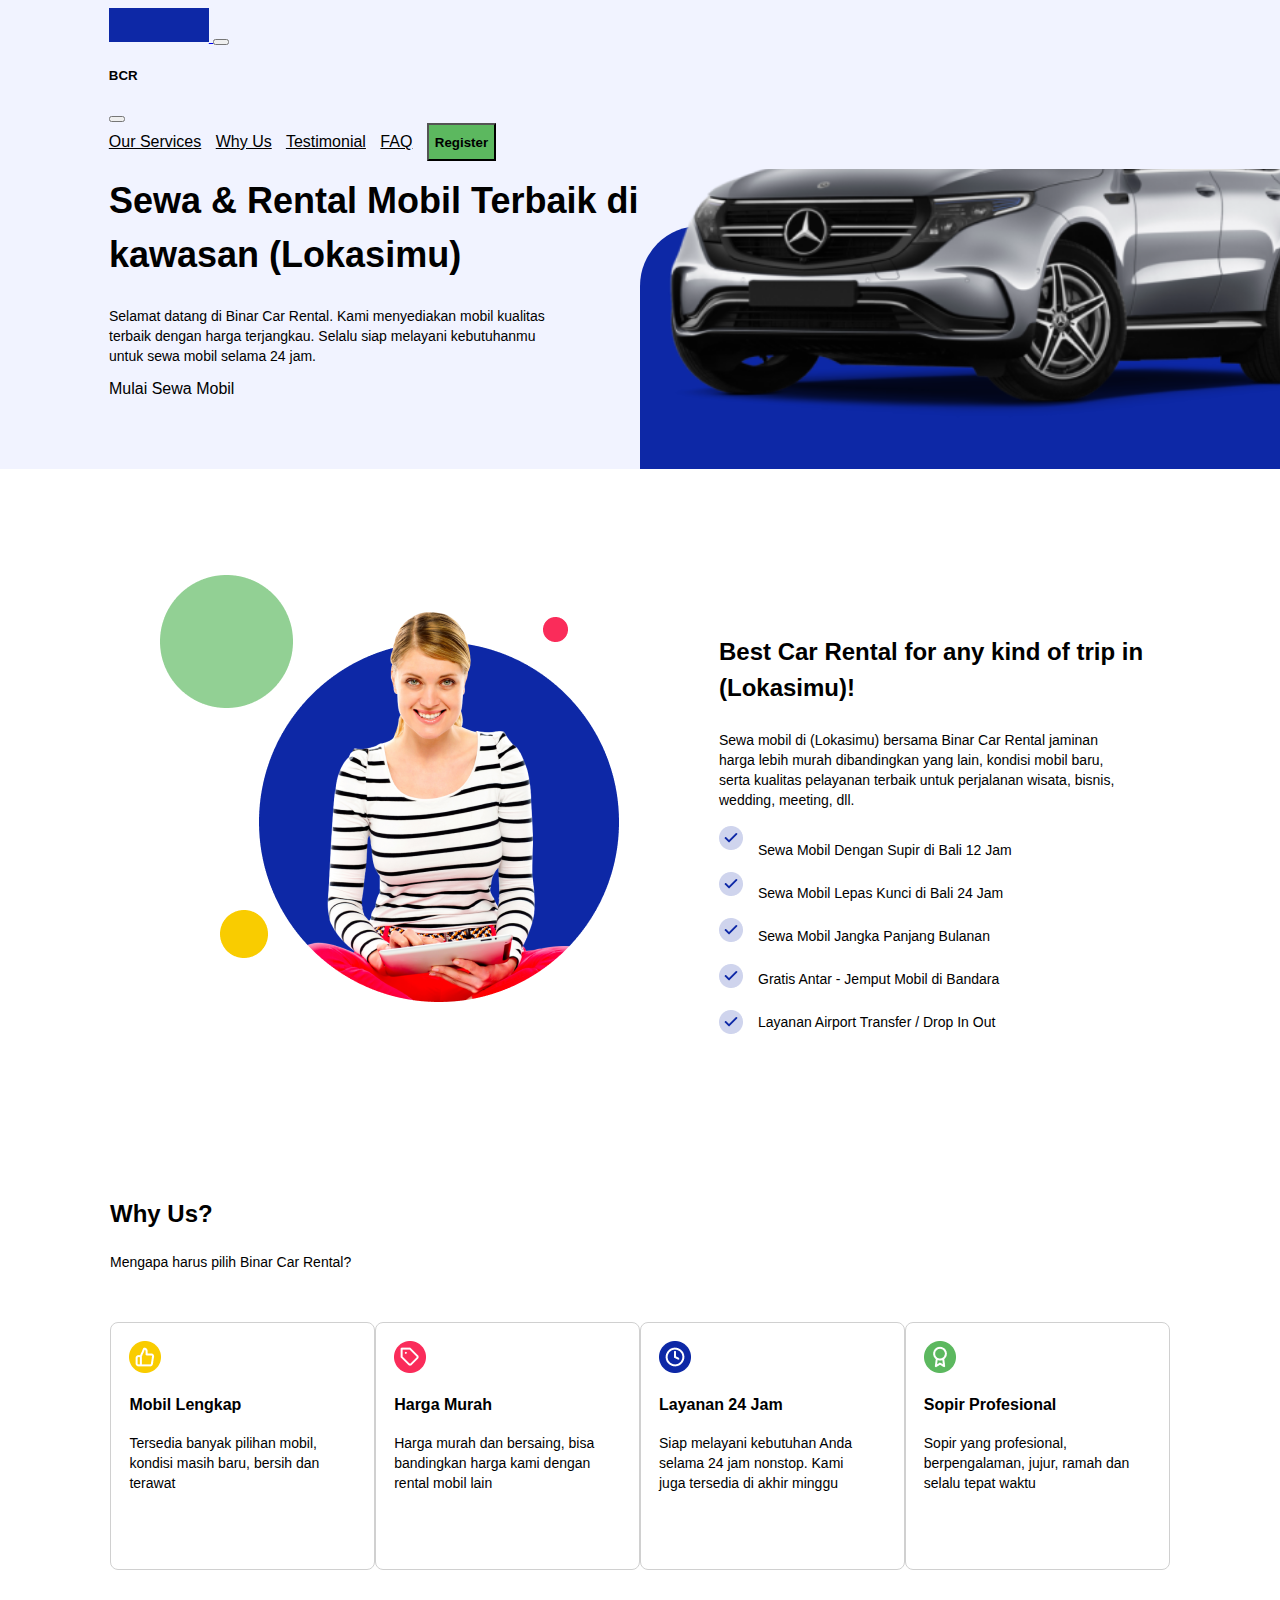
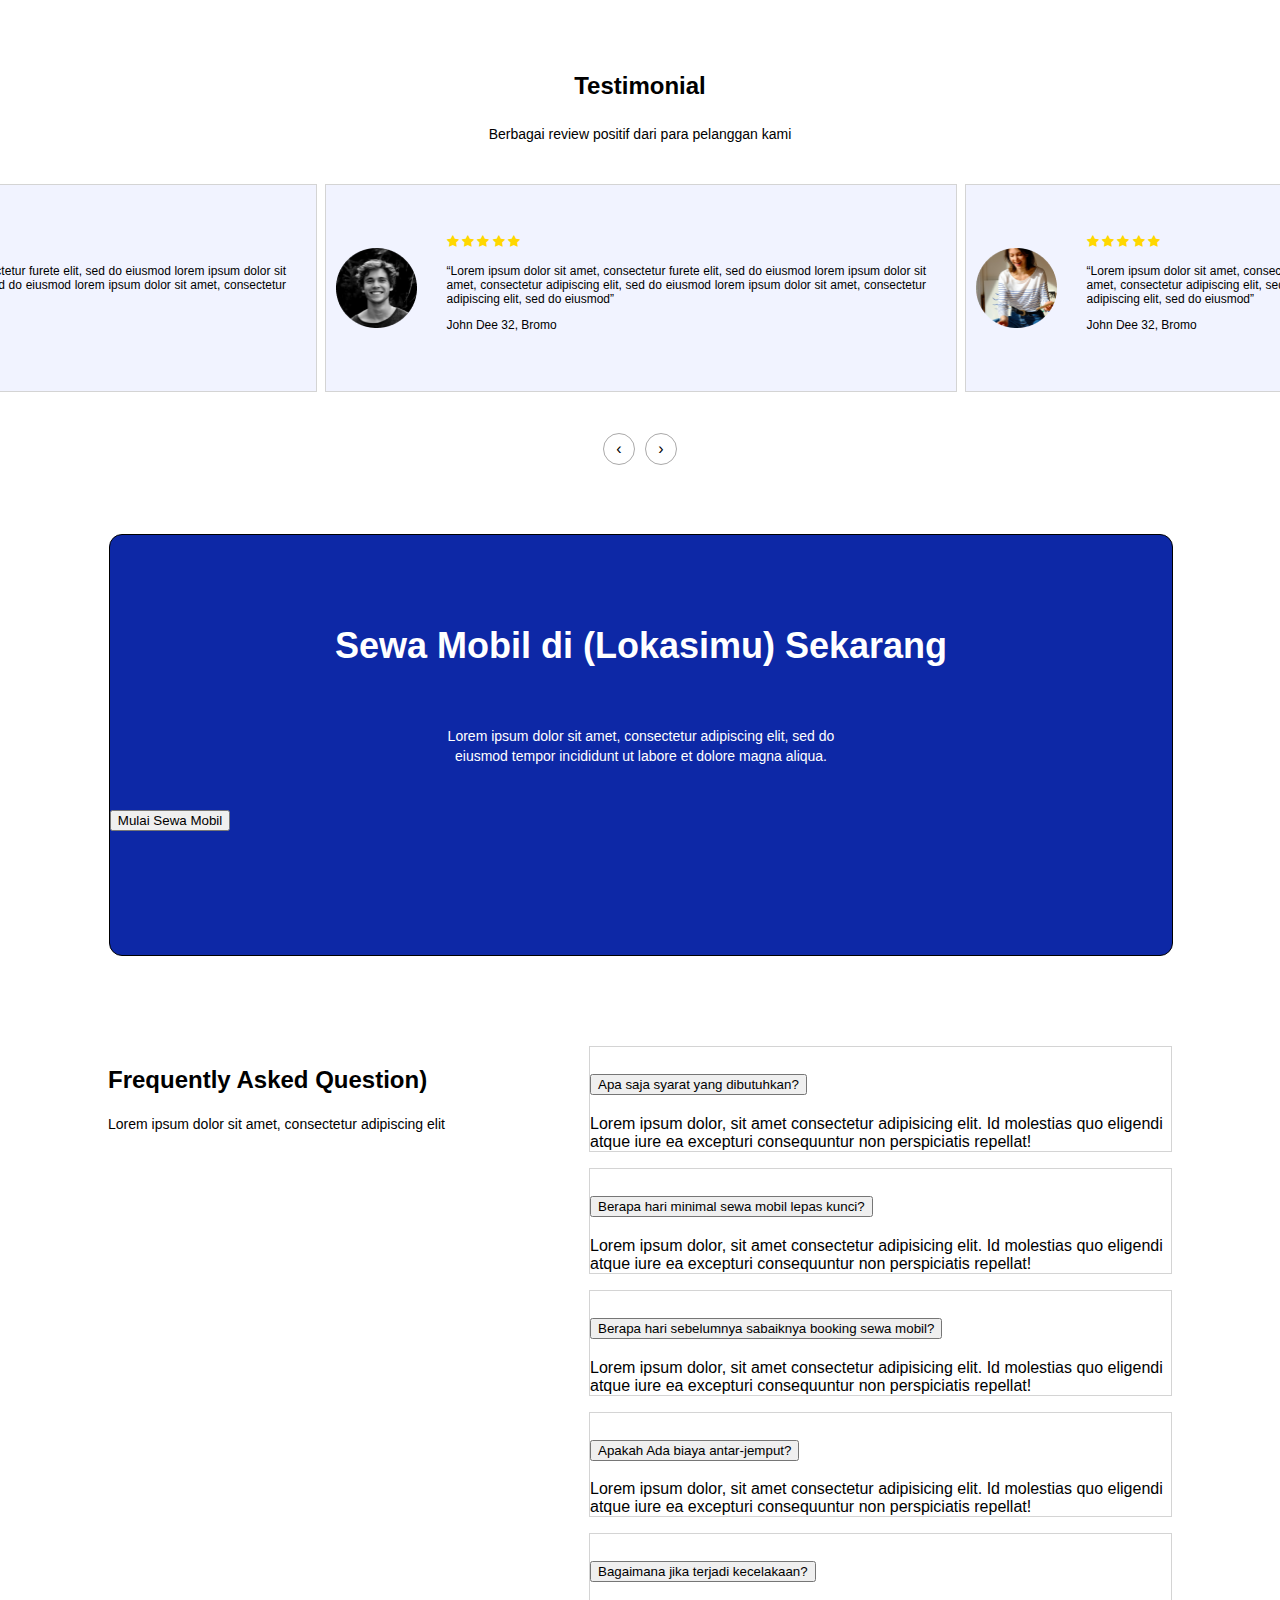
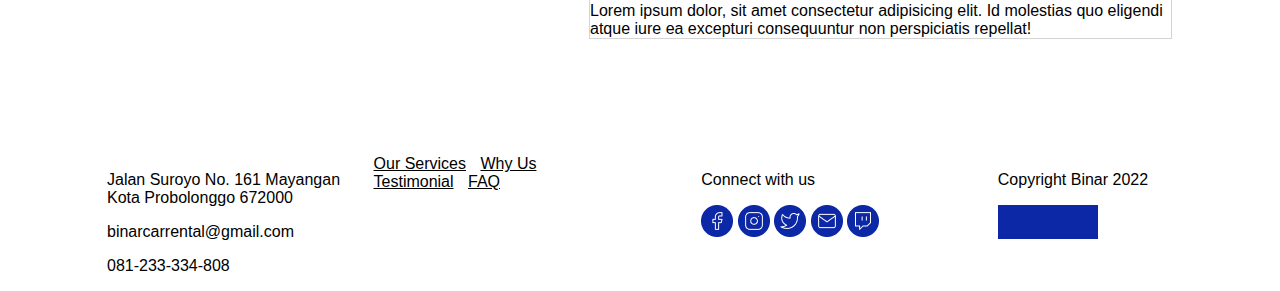
<file: public/index.html>
<!DOCTYPE html>
<html lang="en">

 <!-- Ryan Ramadhan || FSW 6 -->

 <head>
    <!-- Required meta tags -->
    <meta charset="UTF-8">
    <meta http-equiv="X-UA-Compatible" content="IE=edge">
    <meta name="viewport" content="width=device-width, initial-scale=1" />

    <!-- Bootstrap CSS -->
    <link href="https://cdn.jsdelivr.net/npm/bootstrap@5.1.3/dist/css/bootstrap.min.css" rel="stylesheet" integrity="sha384-1BmE4kWBq78iYhFldvKuhfTAU6auU8tT94WrHftjDbrCEXSU1oBoqyl2QvZ6jIW3" crossorigin="anonymous" />

    <!-- Bootstrap Icons -->
    <link rel="stylesheet" href="https://cdn.jsdelivr.net/npm/bootstrap-icons@1.8.1/font/bootstrap-icons.css" />

    <!-- CSS -->
    <link rel="stylesheet" href="css/style.css" />

    <!-- Owl Carousel CSS Eksternal -->
    <link rel="stylesheet" href="css/owl.carousel.min.css" />
    <link rel="stylesheet" href="css/owl.theme.default.min.css" />

    <title>Binar Car Rental</title>

  </head>
  <body>
    <!-- NavBar -->
    <nav class="navbar navbar-expand-lg navbar-light" style="background-color: #f1f3ff">
      <div class="container-fluid nav_utama">
        <a class="navbar-brand" href="#">
          <img src="img/logo.png" alt="" width="100" height="34" />
        </a>
        <button class="navbar-toggler" type="button" data-bs-toggle="offcanvas" data-bs-target="#offcanvasRight" aria-controls="offcanvasRight" aria-expanded="false" aria-label="Toggle navigation">
          <span class="navbar-toggler-icon"></span>
        </button>

        <div class="offcanvas offcanvas-end off-navbar" id="offcanvasRight" aria-labelledby="offcanvasRightLabel">
          <div class="offcanvas-header">
            <h5 id="offcanvasRightLabel"><strong>BCR</strong></h5>
            <button type="button" class="btn-close text-reset" data-bs-dismiss="offcanvas" aria-label="Close"></button>
          </div>

          <div class="offcanvas-body">
            <div class="navbar-nav ms-auto navigation">
              <a class="nav-link" href="#our_service">Our Services</a>
              <a class="nav-link" href="#why_us">Why Us</a>
              <a class="nav-link" href="#testimonial">Testimonial</a>
              <a class="nav-link" href="#faq">FAQ</a>
              <button class="btn btn-md text-white nav_btn" type="button">Register</button>
            </div>
          </div>
        </div>

      </div>
    </nav>
    <!-- NavBar End -->

    <!-- content desc sewa binar car rental -->
    <div class="desc_sewa">
      <div class="container-fluid desc_utama">

        <div class="desc_kiri">
          <h1>Sewa & Rental Mobil Terbaik di kawasan (Lokasimu)</h1>
          <p>Selamat datang di Binar Car Rental. Kami menyediakan mobil kualitas terbaik dengan harga terjangkau. Selalu siap melayani kebutuhanmu untuk sewa mobil selama 24 jam.</p>
          <a id="cariMobil1" class="btn btn-success my-2 my-sm-0">Mulai Sewa Mobil</a>
        </div>

        <div class="desc_kanan">
          <img src="img/img_car.png" alt="" class="img-mobil" />
          <div class="bg-mobil"></div>
        </div>

      </div>
    </div>
    <!-- content desc sewa binar car rental End -->

    <!-- Our Services -->
    <div class="our_service" id="our_service">
      <div class="our_utama">

        <div class="our_kiri">
          <img src="img/img_girl.png" alt="" class="girl" />
        </div>

        <div class="our_kanan">
          <h2 class="title-services">Best Car Rental for any kind of trip in (Lokasimu)!</h2>
          <p class="desc-services">
            Sewa mobil di (Lokasimu) bersama Binar Car Rental jaminan harga lebih murah dibandingkan yang lain, kondisi mobil baru, serta kualitas pelayanan terbaik untuk perjalanan wisata, bisnis, wedding, meeting, dll.
          </p>
          <div class="our_kanan_konten">
            <div class="konten_kiri">
              <div><img src="img/list_ceklis.png" alt="" class="konten_img" /></div>
              <div><img src="img/list_ceklis.png" alt="" class="konten_img" /></div>
              <div><img src="img/list_ceklis.png" alt="" class="konten_img" /></div>
              <div><img src="img/list_ceklis.png" alt="" class="konten_img" /></div>
              <div><img src="img/list_ceklis.png" alt="" class="konten_img" /></div>
            </div>
            <div class="konten_kanan">
              <p>Sewa Mobil Dengan Supir di Bali 12 Jam</p>
              <p>Sewa Mobil Lepas Kunci di Bali 24 Jam</p>
              <p>Sewa Mobil Jangka Panjang Bulanan</p>
              <p>Gratis Antar - Jemput Mobil di Bandara</p>
              <p>Layanan Airport Transfer / Drop In Out</p>
            </div>
          </div>
        </div>

      </div>
    </div>
    <!-- Our Services End -->

    <!-- Why Us -->
    <div class="why" id="why_us">
      <div class="why_atas">
        <h2>Why Us?</h2>
        <p>Mengapa harus pilih Binar Car Rental?</p>
      </div>

      <div class="card_why_bawah">
        <div class="card_itm">
          <img src="img/icon_complete.png" alt="" />
          <h2 class="card-title">Mobil Lengkap</h2>
          <p>Tersedia banyak pilihan mobil, kondisi masih baru, bersih dan terawat</p>
        </div>

        <div class="card_itm">
          <img src="img/icon_price.png" alt="" />
          <h2 class="card-title">Harga Murah</h5>
          <p>Harga murah dan bersaing, bisa bandingkan harga kami dengan rental mobil lain</p>
        </div>

        <div class="card_itm">
          <img src="img/icon_24hrs.png" alt="" />
          <h2 class="card-title">Layanan 24 Jam</h2>
          <p>Siap melayani kebutuhan Anda selama 24 jam nonstop. Kami juga tersedia di akhir minggu</p>
        </div>

        <div class="card_itm">
          <img src="img/icon_professional.png" alt="" />
          <h2 class="card-title">Sopir Profesional</h5>
          <p>Sopir yang profesional, berpengalaman, jujur, ramah dan selalu tepat waktu</p>
        </div>

      </div>
    </div>
    <!-- Why Us End -->

    <!-- Testimonial -->
    <div class="testi" id="testimonial">
      <div class="testiAtas">
        <h2>Testimonial</h2>
        <p>Berbagai review positif dari para pelanggan kami</p>
      </div>

      <div class="owl-carousel owl-theme">
        <div class="row">
          <div class="col-lg-12">
            <div class="card item">
              <div class="card-body">
                <div class="card_kiri">
                  <img src="img/img_photo.png" class="rounded-circle" />
                </div>
                <div class="card_kanan">
                  <div class="faq-icon" style="margin-bottom: 15px;">
                    <i class="bi bi-star-fill"></i>
                    <i class="bi bi-star-fill"></i>
                    <i class="bi bi-star-fill"></i>
                    <i class="bi bi-star-fill"></i>
                    <i class="bi bi-star-fill"></i>
                  </div>
                  <p>“Lorem ipsum dolor sit amet, consectetur furete elit, sed do eiusmod lorem ipsum dolor sit amet, consectetur adipiscing elit, sed do eiusmod lorem ipsum dolor sit amet, consectetur adipiscing elit, sed do eiusmod”</p>
                  <p class="fw-bold">John Dee 32, Bromo</p>
                </div>
              </div>
            </div>
          </div>
        </div>
        
        <div class="row">
          <div class="col-lg-12">
            <div class="card item">
              <div class="card-body">
                <div class="card_kiri">
                  <img src="img/img_photo2.png" />
                </div>
                <div class="card_kanan">
                  <div class="faq-icon" style="margin-bottom: 15px;">
                    <i class="bi bi-star-fill"></i>
                    <i class="bi bi-star-fill"></i>
                    <i class="bi bi-star-fill"></i>
                    <i class="bi bi-star-fill"></i>
                    <i class="bi bi-star-fill"></i>
                  </div>
                  <p>“Lorem ipsum dolor sit amet, consectetur furete elit, sed do eiusmod lorem ipsum dolor sit amet, consectetur adipiscing elit, sed do eiusmod lorem ipsum dolor sit amet, consectetur adipiscing elit, sed do eiusmod”</p>
                  <p class="fw-bold">John Dee 32, Bromo</p>
                </div>
              </div>
            </div>
          </div>
        </div>

        <div class="row">
          <div class="col-lg-12">
            <div class="card item">
              <div class="card-body">
                <div class="card_kiri">
                  <img src="img/img_photo.png" />
                </div>
                <div class="card_kanan">
                  <div class="faq-icon" style="margin-bottom: 15px;">
                    <i class="bi bi-star-fill"></i>
                    <i class="bi bi-star-fill"></i>
                    <i class="bi bi-star-fill"></i>
                    <i class="bi bi-star-fill"></i>
                    <i class="bi bi-star-fill"></i>
                  </div>
                  <p>“Lorem ipsum dolor sit amet, consectetur furete elit, sed do eiusmod lorem ipsum dolor sit amet, consectetur adipiscing elit, sed do eiusmod lorem ipsum dolor sit amet, consectetur adipiscing elit, sed do eiusmod”</p>
                  <p class="fw-bold">John Dee 32, Bromo</p>
                </div>
              </div>
            </div>
          </div>
        </div>

      </div>
    </div>
    <!-- Testimonial End -->

    <!-- content mulai sewa -->
    <div class="mulai_sewa">
      <div class="container box text-center">
        <h1>Sewa Mobil di (Lokasimu) Sekarang</h1>
        <div class="parag">
          <p>Lorem ipsum dolor sit amet, consectetur adipiscing elit, sed do eiusmod tempor incididunt ut labore et dolore magna aliqua.</p>
        </div>
        <button id="cariMobil2" class="btn btn-sm btn-success" type="button">Mulai Sewa Mobil</button>
      </div>
    </div>
    <!-- content mulai sewa -->

    <!-- Faq -->
    <div class="faq" id="faq">
      <div class="utama" id="fourth-section">
        <div class="faq_kiri">
          <h1>Frequently Asked Question)</h1>
          <p>Lorem ipsum dolor sit amet, consectetur adipiscing elit</p>
        </div>
        <div class="faq_kanan">
          <div class="accordion accordion-flush faq-content" id="accordionFlushExample">
            <div class="card">
              <div class="accordion-item">
                <h2 class="accordion-header" id="flush-headingOne">
                  <button class="accordion-button collapsed" type="button" data-bs-toggle="collapse" data-bs-target="#flush-collapseOne" aria-expanded="false" aria-controls="flush-collapseOne">Apa saja syarat yang dibutuhkan?</button>
                </h2>
                <div id="flush-collapseOne" class="accordion-collapse collapse" aria-labelledby="flush-headingOne" data-bs-parent="#accordionFlushExample">
                  <div class="accordion-body">
                    Lorem ipsum dolor, sit amet consectetur adipisicing elit. Id molestias quo eligendi atque iure ea excepturi consequuntur non perspiciatis repellat!
                  </div>
                </div>
              </div>
            </div>

            <div class="card">
              <div class="accordion-item">
                <h2 class="accordion-header" id="flush-headingTwo">
                  <button class="accordion-button collapsed" type="button" data-bs-toggle="collapse" data-bs-target="#flush-collapseTwo" aria-expanded="false" aria-controls="flush-collapseTwo">
                    Berapa hari minimal sewa mobil lepas kunci?
                  </button>
                </h2>
                <div id="flush-collapseTwo" class="accordion-collapse collapse" aria-labelledby="flush-headingTwo" data-bs-parent="#accordionFlushExample">
                  <div class="accordion-body">
                    Lorem ipsum dolor, sit amet consectetur adipisicing elit. Id molestias quo eligendi atque iure ea excepturi consequuntur non perspiciatis repellat!
                  </div>
                </div>
              </div>
            </div>

            <div class="card">
              <div class="accordion-item">
                <h2 class="accordion-header" id="flush-headingThree">
                  <button class="accordion-button collapsed" type="button" data-bs-toggle="collapse" data-bs-target="#flush-collapseThree" aria-expanded="false" aria-controls="flush-collapseThree">
                    Berapa hari sebelumnya sabaiknya booking sewa mobil?
                  </button>
                </h2>
                <div id="flush-collapseThree" class="accordion-collapse collapse" aria-labelledby="flush-headingThree" data-bs-parent="#accordionFlushExample">
                  <div class="accordion-body">
                    Lorem ipsum dolor, sit amet consectetur adipisicing elit. Id molestias quo eligendi atque iure ea excepturi consequuntur non perspiciatis repellat!
                  </div>
                </div>
              </div>
            </div>

            <div class="card">
              <div class="accordion-item">
                <h2 class="accordion-header" id="flush-headingFour">
                  <button class="accordion-button collapsed" type="button" data-bs-toggle="collapse" data-bs-target="#flush-collapseFour" aria-expanded="false" aria-controls="flush-collapseFour">Apakah Ada biaya antar-jemput?</button>
                </h2>
                <div id="flush-collapseFour" class="accordion-collapse collapse" aria-labelledby="flush-headingFour" data-bs-parent="#accordionFlushExample">
                  <div class="accordion-body">
                    Lorem ipsum dolor, sit amet consectetur adipisicing elit. Id molestias quo eligendi atque iure ea excepturi consequuntur non perspiciatis repellat!
                  </div>
                </div>
              </div>
            </div>

            <div class="card">
              <div class="accordion-item">
                <h2 class="accordion-header" id="flush-headingFive">
                  <button class="accordion-button collapsed" type="button" data-bs-toggle="collapse" data-bs-target="#flush-collapseFive" aria-expanded="false" aria-controls="flush-collapseFive">Bagaimana jika terjadi kecelakaan?</button>
                </h2>
                <div id="flush-collapseFive" class="accordion-collapse collapse" aria-labelledby="flush-headingFive" data-bs-parent="#accordionFlushExample">
                  <div class="accordion-body">
                    Lorem ipsum dolor, sit amet consectetur adipisicing elit. Id molestias quo eligendi atque iure ea excepturi consequuntur non perspiciatis repellat!
                  </div>
                </div>
              </div>
            </div>
          </div>
        </div>
      </div>
      <!-- Faq End -->

      <!-- Footer -->
      <div class="footer">
        <div class="footer_utama">
          <div class="footer_alamat">
            <p>Jalan Suroyo No. 161 Mayangan Kota Probolonggo 672000</p>
            <p>binarcarrental@gmail.com</p>
            <p>081-233-334-808</p>
          </div>

          <div class="footer_link">
            <a class="nav-link active" aria-current="page" href="#our_service">Our Services</a>
            <a class="nav-link" href="#why_us">Why Us</a>
            <a class="nav-link" href="#testimonial">Testimonial</a>
            <a class="nav-link" href="#faq">FAQ</a>
          </div>

          <div class="footer_sosmed">
            <p>Connect with us</p>
            <a href=""><img src="img/icon_facebook.png" alt="" /></a>
            <a href=""><img src="img/icon_instagram.png" alt="" /></a>
            <a href=""><img src="img/icon_twitter.png" alt="" /></a>
            <a href=""><img src="img/icon_mail.png" alt="" /></a>
            <a href=""><img src="img/icon_twitch.png" alt="" /></a>
          </div>

          <div class="footer_copy">
            <p>Copyright Binar 2022</p>
            <a href=""><img src="img/logo.png" alt="" /></a>
          </div>
        </div>
      </div>
    </div>
    <!-- Footer End-->

    <!-- bootstrap -->
    <script src="https://cdn.jsdelivr.net/npm/bootstrap@5.1.3/dist/js/bootstrap.bundle.min.js" 
      integrity="sha384-ka7Sk0Gln4gmtz2MlQnikT1wXgYsOg+OMhuP+IlRH9sENBO0LRn5q+8nbTov4+1p" 
      crossorigin="anonymous">
    </script>

    <!-- jquery -->
    <script src="https://cdnjs.cloudflare.com/ajax/libs/jquery/3.3.1/jquery.min.js"></script>
    
    <!-- owl carousel min.js -->
    <script src="https://cdnjs.cloudflare.com/ajax/libs/OwlCarousel2/2.3.4/owl.carousel.min.js"
      integrity="sha512-bPs7Ae6pVvhOSiIcyUClR7/q2OAsRiovw4vAkX+zJbw3ShAeeqezq50RIIcIURq7Oa20rW2n2q+fyXBNcU9lrw=="
      crossorigin="anonymous">
    </script>
    
    <script>
      $('.owl-carousel').owlCarousel({
        center: true,
        autoplay: true,
        autoplayTimeout: 5000,
        loop: true,
        nav: true,
        dots: false,
        responsive: {
          0: {
            items: 1,
          },
          600: {
            items: 1,
          },
          1000: {
            items: 2,
          },
        },
      });
    </script>

    <!-- Javascript -->
    <script>
      document.getElementById("cariMobil1").addEventListener("click", function () {
        window.location.href = "/cars";
      });
      document.getElementById("cariMobil2").addEventListener("click", function () {
        window.location.href = "/cars";
      });
    </script>
    
    <!-- JavaScript Bundle with Popper -->
    <script src="https://cdn.jsdelivr.net/npm/bootstrap@5.1.3/dist/js/bootstrap.bundle.min.js" integrity="sha384-ka7Sk0Gln4gmtz2MlQnikT1wXgYsOg+OMhuP+IlRH9sENBO0LRn5q+8nbTov4+1p" crossorigin="anonymous"></script>

  </body>
</html>
</file>
<file: public/css/style.css>
/* Ryan Ramadhan || FSW 6 */

  body {
      margin: 0;
      padding: 0;
      font-family: Helvetica;
      font-style: normal;
  }

  /* Navbar */
  .navbar {
      padding: 0.5em 6.8em;
      position: fixed;
      width: 100%;
      z-index: 999999999;
  }

  .nav_utama {
      width: 100%;
      padding: 0px;
  }

  .nav-link {
      margin-right: 10px;
      color: #000;
  }

  .nav-link:hover {
      color: #0D28A6;
      font-weight: 700;
  }

  .off-navbar {
      width: 50%;
  }

  .nav_btn {
      background-color: #5cb85f;
      height: 38px;
      margin-top: 0px;
      font-weight: bold;
  }

  /* content desc sewa binar */
  .desc_sewa {
      width: 100%;
      padding-top: 80px;
      background-color: #f1f3ff;
      height: 100%;
  }

  .desc_utama {
      display: flex;
      justify-content: space-between;
      padding: 0px;
  }

  .desc_kiri {
      width: 100%;
      padding-top: 70px;
      margin-left: 109px;
  }

  .desc_kiri h1 {
      font-weight: 700;
      font-size: 36px;
      line-height: 150%;
  }

  .desc_kiri p {
      font-weight: 300;
      font-size: 14px;
      line-height: 20px;
      width: 35vw;
  }

  .desc_kiri button {
      background-color: #5cb85f;
      align-self: center;
      font-weight: bold;
      font-size: 14px;
      line-height: 20px;
      margin-bottom: 50px;
  }

  .desc_kanan {
      width: 50%;
      position: relative;
      right: 0;
  }

  .bg-mobil {
      background: #0D28A6;
      position: absolute;
      width: 700px;
      height: 243px;
      border-radius: 60px 0px 0px 0px;
      bottom: 0px;
      z-index: 0;
  }

  .img-mobil {
      position: relative;
      width: 704px;
      height: 400px;
      z-index: 1;
      margin-top: -15px;
  }


  /* Cari Mobil */
  #cari-mobil {
      margin-top: -120px;
  }

  #cm-search {
      width: 80%;
      padding: 20px;
      padding-bottom: 0px;
  }

  #cm-result {
      width: 90%;
      padding-top: 20px;
      padding-bottom: 20px;
      margin-left: 106px;
  }

  .cm-content {
      max-width: 300px;
      padding: 20px;
      margin-bottom: 30px;
  }

  .cm-content img {
      align-self: center;
      border-radius: 5px;
  }

  .cm-icon {
      align-self: start !important;
  }

  /* Our Services */
  .our_utama {
      display: flex;
      padding-top: 105px;
  }

  .our_kiri {
      margin-left: 160px;
  }

  .our_kiri img {
      width: 459px;
      height: 428px;
  }

  .our_kanan {
      padding-left: 100px;
      padding-top: 40px;
  }

  .title-services {
      font-weight: 700;
      font-size: 24px;
      line-height: 36px;
      width: 36vw;
      margin-bottom: 24px;
  }

  .desc-services {
      font-weight: 300;
      font-size: 14px;
      line-height: 20px;
      width: 32vw;
      margin-bottom: 16px;
  }

  .our_kanan_konten {
      display: flex;
  }

  .konten_kiri {
      padding-right: 15px;
  }

  .konten_img {
      margin-bottom: 18px;
  }

  .konten_kanan p {
      margin-bottom: 23px;
      font-weight: 300;
      font-size: 14px;
      line-height: 20px;
  }

  /* Why Us Section */
  .why {
      padding-top: 90px;
  }

  .why_atas {
      margin: 50px 110px;
  }

  .why_atas h2 {
      font-weight: 700;
      font-size: 24px;
      line-height: 36px;
  }

  .why_atas p {
      font-weight: 300;
      font-size: 14px;
      line-height: 20px;
      margin-bottom: 30px;
  }

  .card_why_bawah {
      overflow: hidden;
      margin: 0.5em 6.9em;
      display: flex;
      justify-content: space-between;
  }

  .card_itm {
      border: 1px solid #d0d0d0;
      border-radius: 8px;
      padding: 18px;
      overflow: hidden;
      width: 280px;
      height: 210px;
  }

  .card_itm h2 {
      font-family: Helvetica;
      font-style: normal;
      font-weight: bold;
      font-size: 16px;
      line-height: 24px;
      color: #000000;
      margin: 16px 0px;
  }

  .card_itm p {
      font-weight: 300;
      font-size: 14px;
      line-height: 20px;
      margin-right: 20px;
  }

  /* Testimonial Section */
  .testi {
      padding-top: 70px;
  }

  .testiAtas h2 {
      font-weight: 700;
      font-size: 24px;
      line-height: 36px;
      text-align: center;
  }

  .testiAtas p {
      font-weight: 300;
      font-size: 14px;
      line-height: 20px;
      text-align: center;
      margin-bottom: 40px;
  }

  .card {
      border: 1px solid #f1f3ff;
  }

  .item {
      width: 100%;
      background-color: #f1f3ff;
  }

  .row {
      margin: 0px 5px;
  }

  .card_kiri {
      width: 30%;
      height: 30%;
      margin: 63px 10px;
  }

  .card_kanan {
      text-align: justify;
      font-size: 12px;
      padding: 50px 30px 0 20px;
  }

  .card_kanan i {
      color: gold;
      padding-bottom: 10px;
  }

  .owl-carousel .card-body {
      display: flex;
  }

  /* content mulai sewa */
  .container {
      border: 1px solid black;
      width: 100%;
  }

  .mulai_sewa {
      padding: 4em 6.8em 0em 6.8em;
  }

  .box {
      height: 40vh;
      border-radius: 13px;
      background-color: #0d28a6;
      color: white;
      padding-top: 60px;
  }

  .box h1 {
      font-style: normal;
      font-weight: bold;
      font-size: 36px;
      line-height: 150%;
      text-align: center;
  }

  .parag {
      font-style: normal;
      font-weight: 300;
      font-size: 14px;
      line-height: 20px;
      padding-top: 15px;
      padding-bottom: 30px;
      width: 40%;
      margin: 0 auto;
      text-align: center;
  }


  /* FAQ Section */
  .faq {
      padding-top: 90px;
  }

  .utama {
      display: flex;
      padding: 0px 108px 0px 108px;
  }

  .faq_kiri {
      width: 50%;
  }

  .faq_kiri h1 {
      font-weight: bold;
      font-size: 24px;
      line-height: 36px;
  }

  .faq_kiri p {
      font-weight: 300;
      font-size: 14px;
      line-height: 20px;
  }

  .faq_kanan {
      width: 60.6%;
  }

  .card {
      border: 1px solid #d4d4d4;
      margin-bottom: 16px;
  }

  /* Footer */

  .footer_utama {
      display: flex;
      padding: 100px 107px 0px 107px;
  }

  .footer_alamat {
      width: 27%;
  }

  .footer_link {
      margin-left: 30px;
  }

  .footer_sosmed {
      width: 27%;
      margin-left: 70px;
  }

  .footer_alamat a {
      margin-right: 14px;
  }

  .footer_copy {
      width: 20%;
      margin-left: 60px;
  }



  /* Mobile, Tablet Version */

  @media (max-width: 768px) {

      /* Navbar */
      .navbar {
          padding: 0px;
      }

      .nav_utama {
          width: 100%;
          padding: 12px;
      }

      .navigation {
          margin-top: -20px;
      }

      .nav_btn {
          width: 65%;
          height: 38px;
          margin-top: 0px;
          font-weight: bold;
      }

      /* content desc sewa binar */
      .desc_sewa {
          overflow: hidden;
          width: 100%;
      }

      .desc_utama {
          flex-direction: column;
      }

      .desc_kiri {
          width: 100%;
          padding-top: 0px;
          margin-left: 0px;
          padding-left: 12px;
      }

      .desc_kiri h1 {
          width: 85vw;
      }

      .desc_kiri p {
          width: 92vw;
      }

      .desc_kiri button {
          margin-bottom: 24px;
      }

      .desc_kanan {
          width: 100%;
          padding-left: 12px;
      }

      .bg-mobil {
          width: 100%;
          height: 130px;
      }

      .img-mobil {
          position: relative;
          padding-right: 0px;
          width: 100%;
          height: 100%;
      }

      /* Our Services */
      .our_service {
          width: 100%;
      }

      .our_utama {
          display: flex;
          flex-direction: column;
          padding-top: 85px;
      }

      .our_kiri {
          margin: auto;
      }

      .our_kiri img {
          width: 252px;
          height: 228px;
      }

      .our_kanan {
          width: 100%;
          padding: 12px;
          padding-top: 25px;
      }

      .title-services {
          font-weight: bold;
          font-size: 24px;
          line-height: 36px;
          width: 100%;
          margin-bottom: 24px;
      }

      .desc-services {
          width: 100%;
          margin-bottom: 16px;
      }

      /* Why Us Section */
      .why {
          padding-top: 70px;
          width: 100%;
      }

      .why_atas {
          margin: 0px;
          text-align: center;
      }

      .card_why_bawah {
          margin: 0px;
          display: flex;
          flex-direction: column;
          gap: 10px;
      }

      .card_itm {
          border: 1px solid #d0d0d0;
          border-radius: 8px;
          padding: 28px;
          overflow: hidden;
          width: 93.5%;
          height: 200px;
          align-self: center;
      }

      .card_itm p {
          font-weight: 300;
          font-size: 15px;
          line-height: 20px;
      }

      /* Testimonial Section */
      .item {
          width: 100%;
      }

      .card_kiri {
          width: 30%;
          margin: 30px 35%;
      }

      .card_kanan {
          font-size: 12px;
          padding: 0 20px 30px 20px;
      }

      .card_kanan i {
          color: gold;
      }

      .faq-icon {
          text-align: center;
          padding-bottom: 0px;
      }

      .owl-carousel .card-body {
          flex-direction: column;
      }

      /* content mulai sewa */
      .mulai_sewa {
          padding: 12px;
      }

      .box {
          height: 430px;
          background-color: #0d28a6;
          margin-top: 60px;
          padding: 90px;
      }

      .box h1 {
          font-size: 24px;
          line-height: 36px;
      }

      .parag {
          padding-top: 15px;
          padding-bottom: 10px;
          width: 100%;
      }

      /* FAQ  */
      .faq {
          padding-top: 80px;
      }

      .utama {
          display: flex;
          flex-direction: column;
          padding: 0px 12px 0px 12px;
      }

      .faq_kiri h1 {
          font-weight: bold;
          font-size: 24px;
          line-height: 36px;
          text-align: center;
      }

      .faq_kiri {
          width: 100%;
          margin-bottom: 10px;
      }

      .faq_kiri h1 {
          font-weight: bold;
          font-size: 24px;
          line-height: 36px;
          text-align: center;
      }

      .faq_kiri p {
          font-weight: 300;
          font-size: 13.6px;
          line-height: 20px;
          text-align: center;
      }

      .faq_kanan {
          padding-left: 0px;
          width: 100%;
      }

      .card {
          margin-bottom: 16px;
      }

      /* Footer */
      .footer_utama {
          flex-direction: column;
          padding: 60px 0px 0px 0px;
      }

      .footer_alamat {
          padding: 0px 12px;
          width: 100%;
      }

      .footer_link {
          font-weight: 600;
          font-size: 14px;
          padding: 0px 12px;
          margin-left: -15px;
      }

      .footer_sosmed {
          width: 100%;
          margin-left: 0px;
          padding: 0px 12px;
          margin-top: 10px;
          margin-bottom: 10px;
      }

      .footer_sosmed a {
          display: inline;
      }

      .footer_copy {
          width: 100%;
          margin-left: 0px;
          padding: 15px 12px;
          margin-bottom: 20px;
      }

      /* Cari Mobil */
      #cari-mobil {

          width: 80%;
      }

      #cm-search {
          /* border: 1px solid black; */
          width: 90%;
          box-shadow: 2px 3px 5px 0px #777777;
          z-index: 999;
          margin-top: -40px;
      }

      .form-search {
          font-style: normal;
          font-weight: 300;
          font-size: 14px;
          line-height: 18px;
          display: flex;
          justify-content: center;
          gap: 10px;
      }

      .form-select,
      .form-control {
          font-style: normal;
          font-weight: 300;
          font-size: 14px;
          line-height: 18px;
      }

      .row {
          flex-direction: column;
      }

      .col-3 p {
          width: 900px;
      }

      .col-2 {
          width: 100%;
          margin-bottom: 10px;
      }

      input[type='date']::before {
          content: attr(placeholder);
          position: absolute;
          color: black;
      }

      input[type='date'] {
          color: #ffffff;
      }

      input[type='date']:focus,
      input[type='date']:valid {
          color: #666666;
      }

      input[type='date']:focus::before,
      input[type='date']:valid::before {
          content: '';
      }

      .tombol-search {
          margin-top: 34px;
      }

      .tombol-search button {
          background-color: #5cb85f;
      }

      #cm-result {
          width: 90%;
          padding-top: 20px;
          padding-bottom: 20px;
          margin-left: 0px;
      }

  }
</file>
